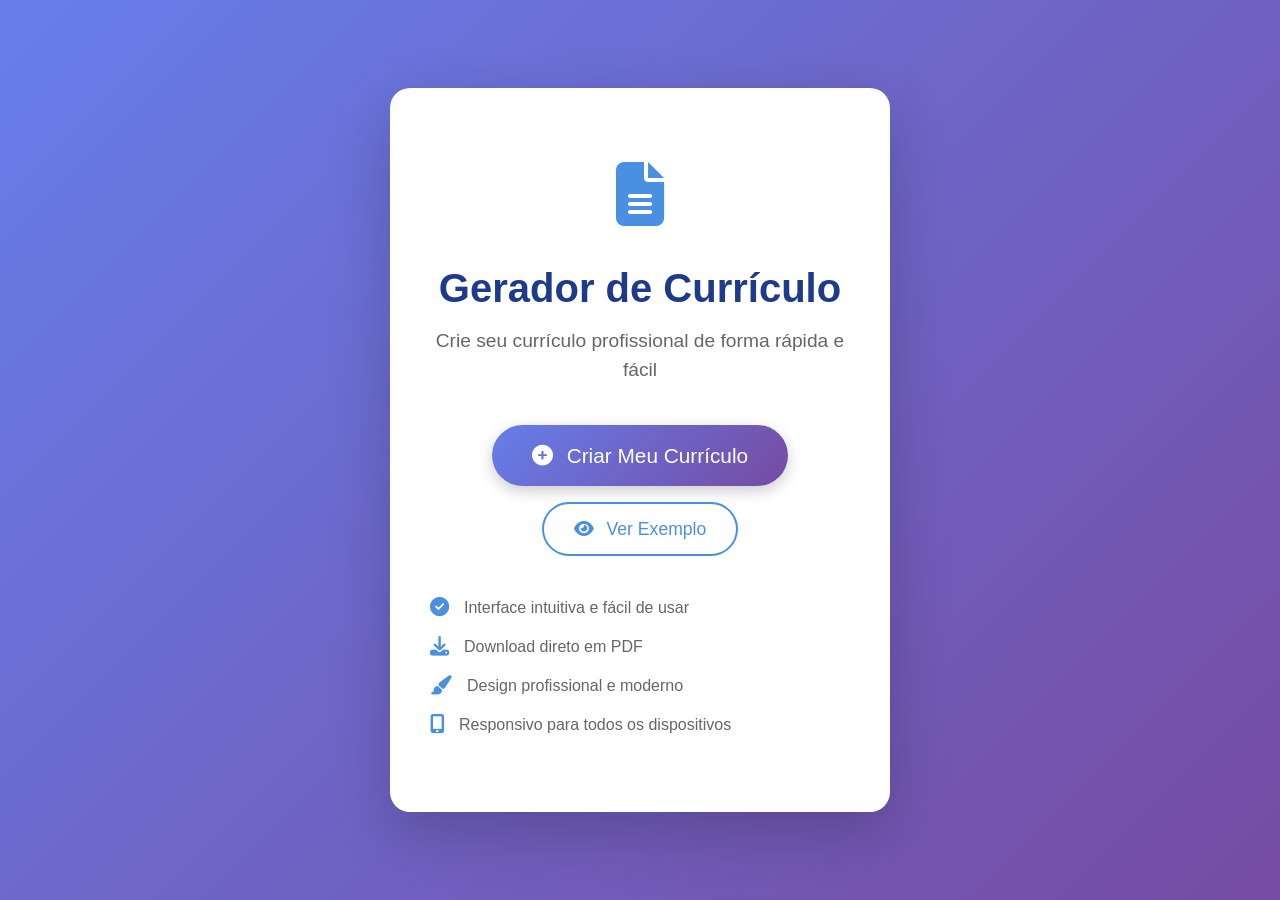
<file: home.html>
<!DOCTYPE html>
<html lang="pt-BR">
<head>
    <meta charset="UTF-8">
    <meta name="viewport" content="width=device-width, initial-scale=1.0">
    <title>Gerador de Currículo</title>
    
    <!-- Bootstrap CSS -->
    <link href="https://cdn.jsdelivr.net/npm/bootstrap@5.3.2/dist/css/bootstrap.min.css" rel="stylesheet">
    <!-- Font Awesome -->
    <link href="https://cdnjs.cloudflare.com/ajax/libs/font-awesome/6.4.0/css/all.min.css" rel="stylesheet">
    
    <style>
        :root {
            --primary-blue: #4A90E2;
            --dark-blue: #1E3A8A;
            --light-blue: #E3F2FD;
            --gradient: linear-gradient(135deg, #667eea 0%, #764ba2 100%);
        }

        body {
            background: var(--gradient);
            min-height: 100vh;
            font-family: 'Segoe UI', Tahoma, Geneva, Verdana, sans-serif;
            display: flex;
            align-items: center;
            justify-content: center;
        }

        .main-container {
            background: white;
            border-radius: 20px;
            box-shadow: 0 20px 60px rgba(0,0,0,0.2);
            padding: 60px 40px;
            text-align: center;
            max-width: 500px;
            width: 90%;
        }

        .logo {
            font-size: 4rem;
            color: var(--primary-blue);
            margin-bottom: 20px;
        }

        .title {
            color: var(--dark-blue);
            font-size: 2.5rem;
            font-weight: bold;
            margin-bottom: 15px;
        }

        .subtitle {
            color: #666;
            font-size: 1.2rem;
            margin-bottom: 40px;
        }

        .create-btn {
            background: var(--gradient);
            border: none;
            color: white;
            padding: 15px 40px;
            font-size: 1.3rem;
            border-radius: 50px;
            transition: all 0.3s ease;
            box-shadow: 0 5px 15px rgba(0,0,0,0.2);
        }

        .create-btn:hover {
            transform: translateY(-3px);
            box-shadow: 0 8px 25px rgba(0,0,0,0.3);
            color: white;
        }

        .example-btn {
            border: 2px solid var(--primary-blue) !important;
            color: var(--primary-blue) !important;
            background: transparent;
            transition: all 0.3s ease;
        }

        .example-btn:hover {
            background: var(--primary-blue) !important;
            color: white !important;
            transform: translateY(-2px);
            box-shadow: 0 5px 15px rgba(74, 144, 226, 0.3);
        }

        .features {
            margin-top: 40px;
            text-align: left;
        }

        .feature-item {
            display: flex;
            align-items: center;
            margin-bottom: 15px;
            color: #666;
        }

        .feature-icon {
            color: var(--primary-blue);
            margin-right: 15px;
            font-size: 1.2rem;
        }
    </style>
</head>
<body>
    <div class="main-container">
        <div class="logo">
            <i class="fas fa-file-alt"></i>
        </div>
        
        <h1 class="title">Gerador de Currículo</h1>
        <p class="subtitle">Crie seu currículo profissional de forma rápida e fácil</p>
        
        <button class="btn create-btn" onclick="window.location.href='index.html#form'">
            <i class="fas fa-plus-circle me-2"></i>
            Criar Meu Currículo
        </button>
        
        <button class="btn example-btn mt-3" onclick="window.location.href='index.html'" style="border-radius: 50px; padding: 12px 30px; font-size: 1.1rem;">
            <i class="fas fa-eye me-2"></i>
            Ver Exemplo
        </button>
        
        <div class="features">
            <div class="feature-item">
                <i class="fas fa-check-circle feature-icon"></i>
                <span>Interface intuitiva e fácil de usar</span>
            </div>
            <div class="feature-item">
                <i class="fas fa-download feature-icon"></i>
                <span>Download direto em PDF</span>
            </div>
            <div class="feature-item">
                <i class="fas fa-paint-brush feature-icon"></i>
                <span>Design profissional e moderno</span>
            </div>
            <div class="feature-item">
                <i class="fas fa-mobile-alt feature-icon"></i>
                <span>Responsivo para todos os dispositivos</span>
            </div>
        </div>
    </div>

    <!-- Bootstrap JS -->
    <script src="https://cdn.jsdelivr.net/npm/bootstrap@5.3.2/dist/js/bootstrap.bundle.min.js"></script>
</body>
</html>
</file>
